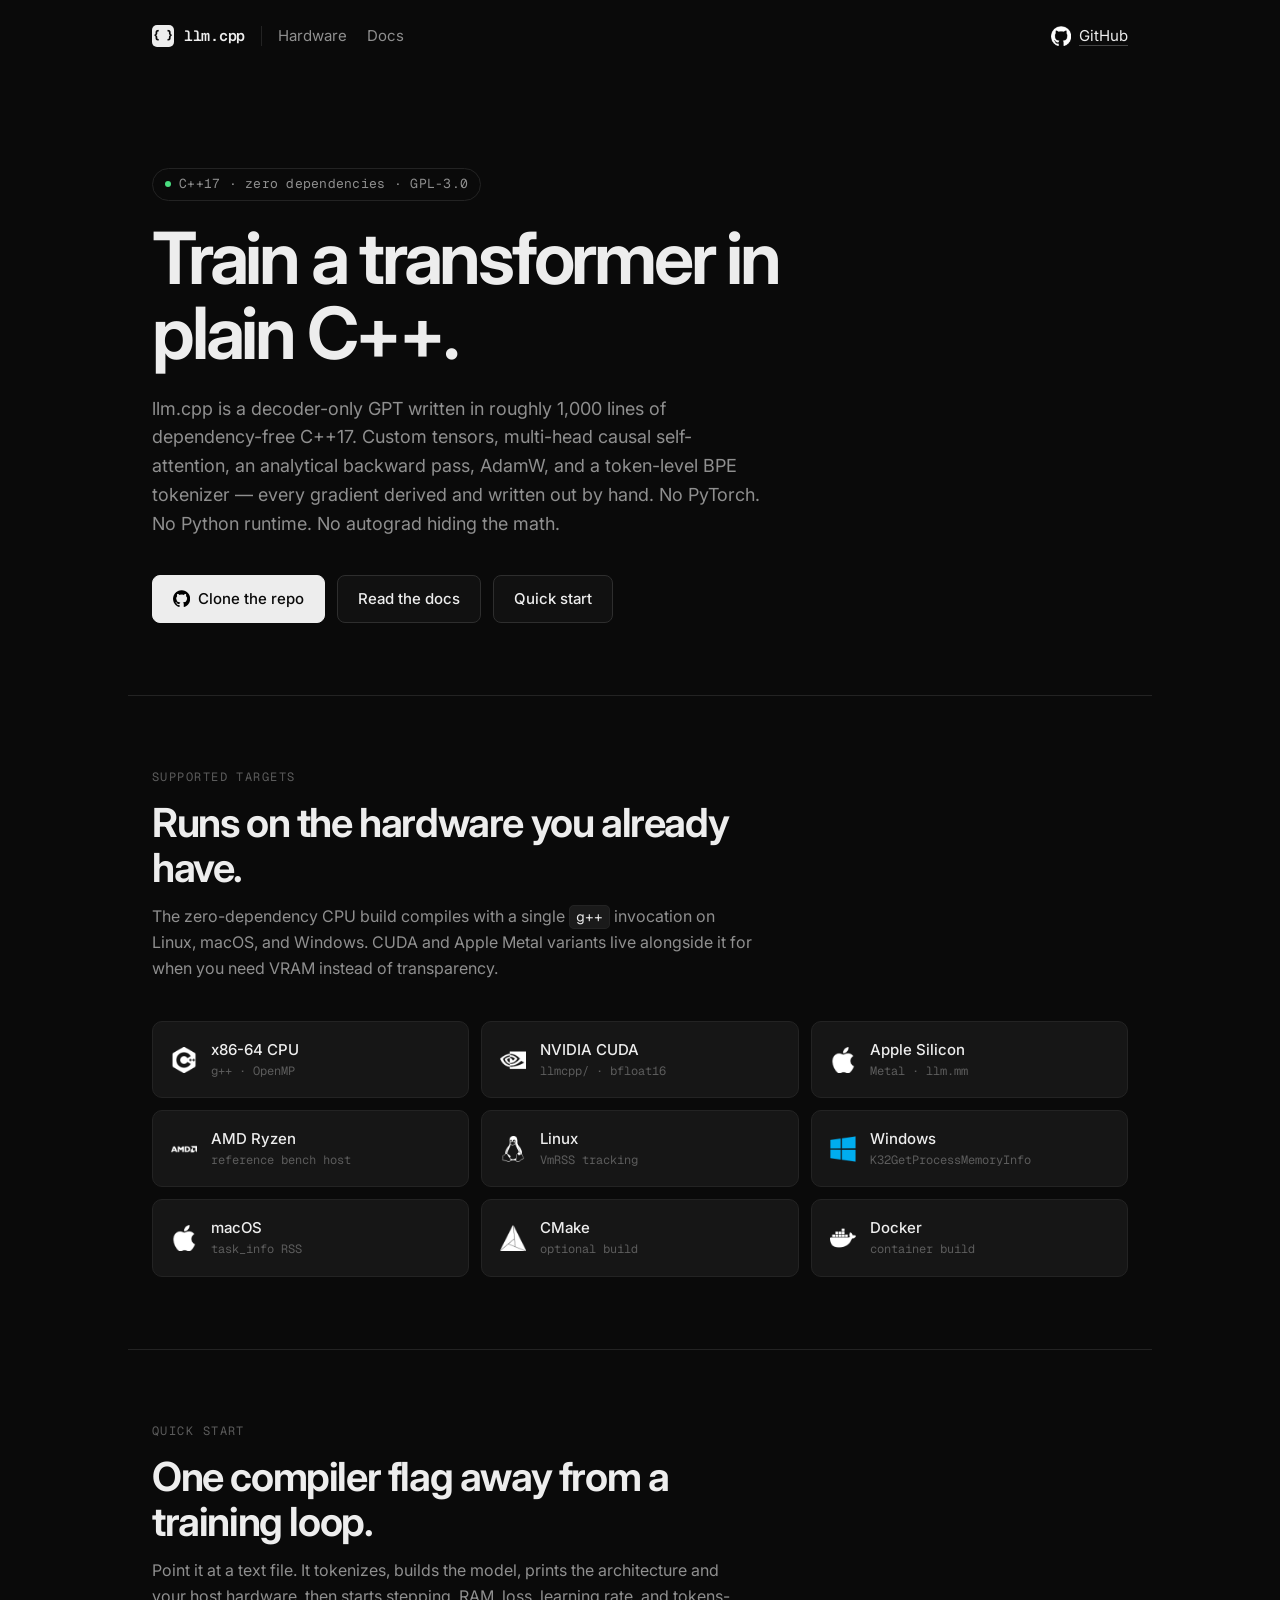
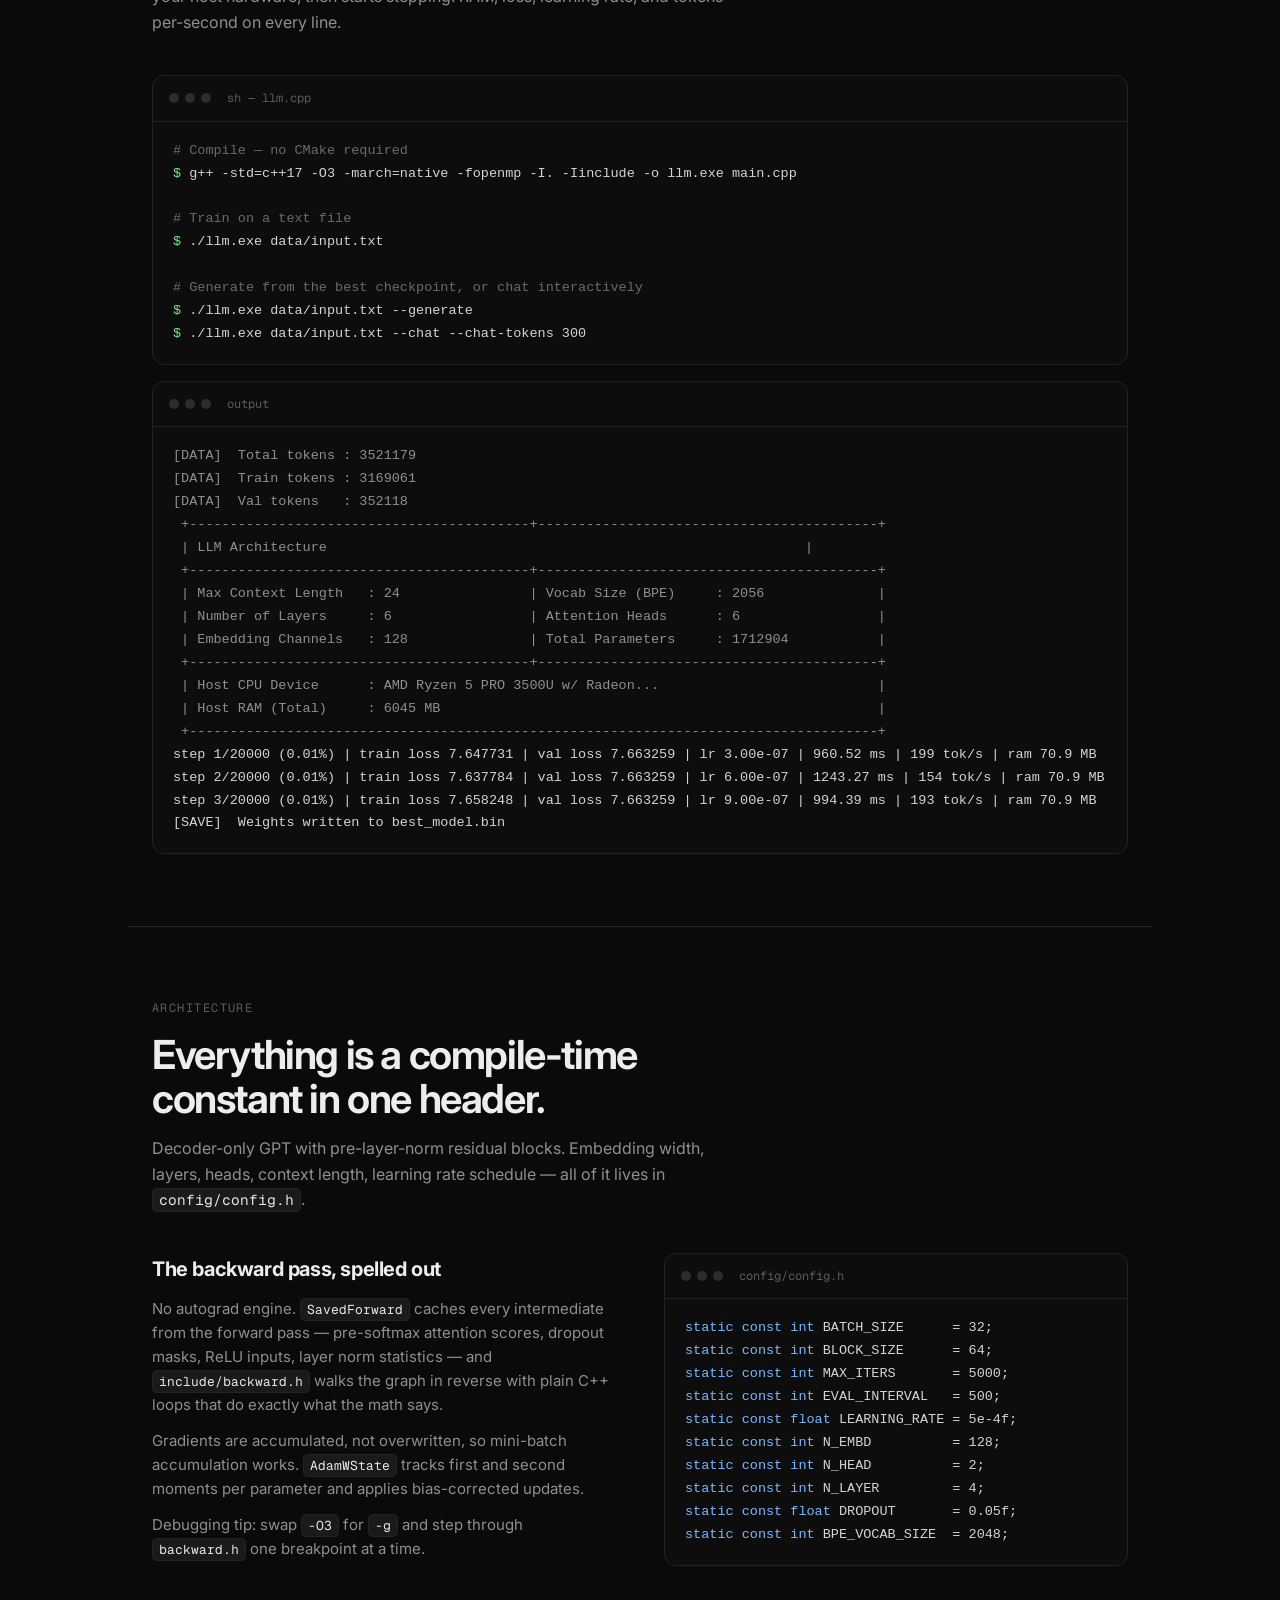
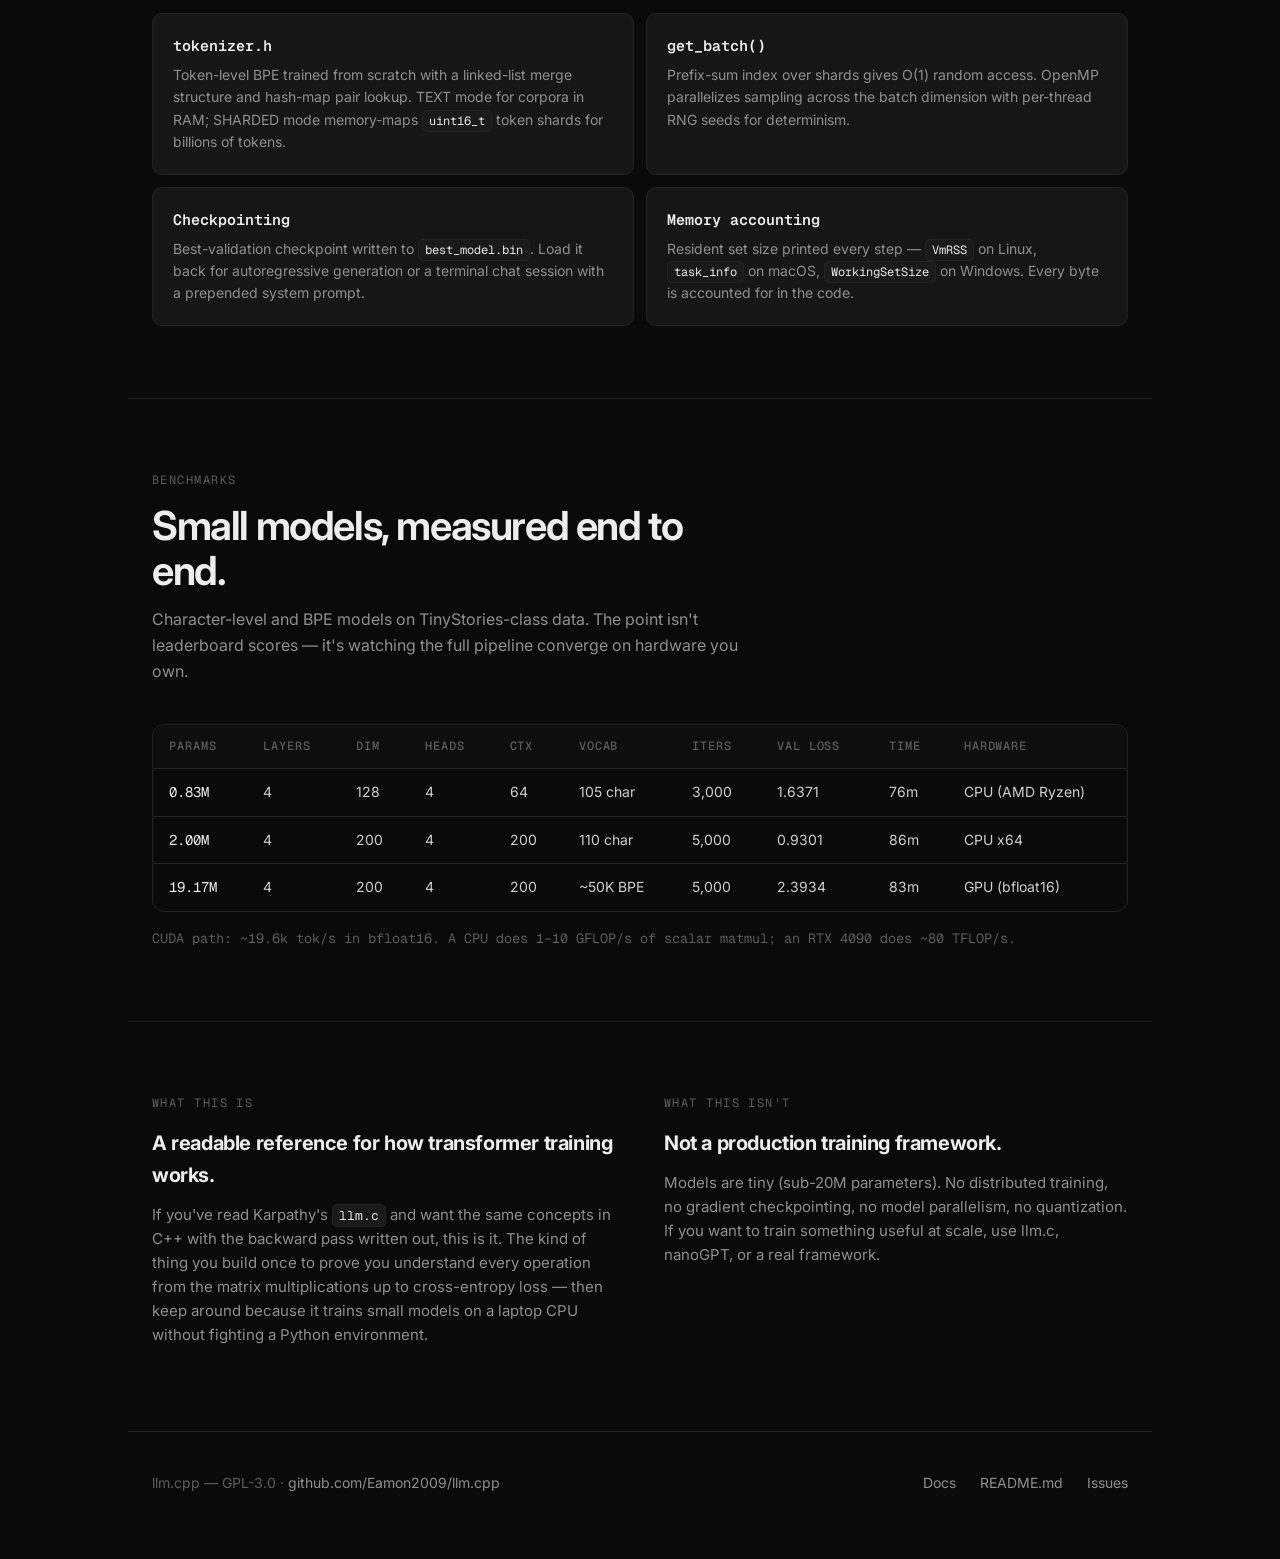
<file: index.html>
<!DOCTYPE html>
<html lang="en">
<head>
<meta charset="UTF-8" />
<meta name="viewport" content="width=device-width, initial-scale=1" />
<title>llm.cpp — LLM training in plain C++17</title>
<meta name="description" content="Decoder-only GPT training in ~1,000 lines of dependency-free C++17. Custom tensors, analytical backward pass, BPE tokenizer. CPU reference build, CUDA and Metal variants." />
<link rel="preconnect" href="https://fonts.googleapis.com" />
<link rel="preconnect" href="https://fonts.gstatic.com" crossorigin />
<link rel="stylesheet" href="https://fonts.googleapis.com/css2?family=Geist+Mono:wght@400;500;600&family=Inter:wght@400;500;600;650;700&display=swap" />
<link rel="stylesheet" href="assets/style.css" />
</head>
<body>

<header class="site-header">
  <nav class="nav-left">
    <a href="./" class="brand"><span class="mark">{ }</span>llm.cpp</a>
    <span class="nav-divider" aria-hidden="true"></span>
    <div class="nav-links">
      <a href="#hardware">Hardware</a>
      <a href="docs.html">Docs</a>
    </div>
  </nav>
  <a class="github-link" href="https://github.com/Eamon2009/llm.cpp" target="_blank" rel="noreferrer">
    <img src="assets/github.png" alt="GitHub" /><span>GitHub</span>
  </a>
</header>

<section class="hero">
  <span class="kicker"><span class="dot"></span>C++17 · zero dependencies · GPL-3.0</span>
  <h1>Train a transformer in plain C++.</h1>
  <p class="lede">
    llm.cpp is a decoder-only GPT written in roughly 1,000 lines of dependency-free C++17.
    Custom tensors, multi-head causal self-attention, an analytical backward pass, AdamW, and a
    token-level BPE tokenizer — every gradient derived and written out by hand. No PyTorch.
    No Python runtime. No autograd hiding the math.
  </p>
  <div class="hero-actions">
    <a class="btn primary" href="https://github.com/Eamon2009/llm.cpp" target="_blank" rel="noreferrer"><img src="assets/github.png" alt="" />Clone the repo</a>
    <a class="btn" href="docs.html">Read the docs</a>
    <a class="btn" href="#quickstart">Quick start</a>
  </div>
</section>

<section class="block" id="hardware">
  <div class="section-head">
    <span class="mono-tag">Supported targets</span>
    <h2>Runs on the hardware you already have.</h2>
    <p>The zero-dependency CPU build compiles with a single <code style="font-family:var(--mono);font-size:.9em">g++</code> invocation on Linux, macOS, and Windows. CUDA and Apple Metal variants live alongside it for when you need VRAM instead of transparency.</p>
  </div>
  <div class="hw-grid">
    <div class="hw-chip"><img src="assets/cplusplus.png" alt="C++" /><span>x86-64 CPU<small>g++ · OpenMP</small></span></div>
    <div class="hw-chip"><img src="assets/nvidia.png" alt="NVIDIA" /><span>NVIDIA CUDA<small>llmcpp/ · bfloat16</small></span></div>
    <div class="hw-chip"><img src="assets/apple.png" alt="Apple" /><span>Apple Silicon<small>Metal · llm.mm</small></span></div>
    <div class="hw-chip"><img src="assets/amd.png" alt="AMD" /><span>AMD Ryzen<small>reference bench host</small></span></div>
    <div class="hw-chip"><img src="assets/linux.png" alt="Linux" /><span>Linux<small>VmRSS tracking</small></span></div>
    <div class="hw-chip"><img src="assets/windows.png" alt="Windows" /><span>Windows<small>K32GetProcessMemoryInfo</small></span></div>
    <div class="hw-chip"><img src="assets/apple.png" alt="macOS" /><span>macOS<small>task_info RSS</small></span></div>
    <div class="hw-chip"><img src="assets/cmake.png" alt="CMake" /><span>CMake<small>optional build</small></span></div>
    <div class="hw-chip"><img src="assets/docker.png" alt="Docker" /><span>Docker<small>container build</small></span></div>
  </div>
</section>

<section class="block" id="quickstart">
  <div class="section-head">
    <span class="mono-tag">Quick start</span>
    <h2>One compiler flag away from a training loop.</h2>
    <p>Point it at a text file. It tokenizes, builds the model, prints the architecture and your host hardware, then starts stepping. RAM, loss, learning rate, and tokens-per-second on every line.</p>
  </div>

  <div class="term">
    <div class="term-bar"><span class="dots"><i></i><i></i><i></i></span>sh — llm.cpp</div>
<pre><span class="c"># Compile — no CMake required</span>
<span class="p">$</span> g++ -std=c++17 -O3 -march=native -fopenmp -I. -Iinclude -o llm.exe main.cpp

<span class="c"># Train on a text file</span>
<span class="p">$</span> ./llm.exe data/input.txt

<span class="c"># Generate from the best checkpoint, or chat interactively</span>
<span class="p">$</span> ./llm.exe data/input.txt --generate
<span class="p">$</span> ./llm.exe data/input.txt --chat --chat-tokens 300</pre>
  </div>

  <div style="height:16px"></div>

  <div class="term">
    <div class="term-bar"><span class="dots"><i></i><i></i><i></i></span>output</div>
<pre><span class="dim">[DATA]  Total tokens : 3521179
[DATA]  Train tokens : 3169061
[DATA]  Val tokens   : 352118
 +------------------------------------------+------------------------------------------+
 | LLM Architecture                                                           |
 +------------------------------------------+------------------------------------------+
 | Max Context Length   : 24                | Vocab Size (BPE)     : 2056              |
 | Number of Layers     : 6                 | Attention Heads      : 6                 |
 | Embedding Channels   : 128               | Total Parameters     : 1712904           |
 +------------------------------------------+------------------------------------------+
 | Host CPU Device      : AMD Ryzen 5 PRO 3500U w/ Radeon...                           |
 | Host RAM (Total)     : 6045 MB                                                      |
 +-------------------------------------------------------------------------------------+</span>
step 1/20000 (0.01%) | train loss 7.647731 | val loss 7.663259 | lr 3.00e-07 | 960.52 ms | 199 tok/s | ram 70.9 MB
step 2/20000 (0.01%) | train loss 7.637784 | val loss 7.663259 | lr 6.00e-07 | 1243.27 ms | 154 tok/s | ram 70.9 MB
step 3/20000 (0.01%) | train loss 7.658248 | val loss 7.663259 | lr 9.00e-07 | 994.39 ms | 193 tok/s | ram 70.9 MB
[SAVE]  Weights written to best_model.bin</pre>
  </div>
</section>

<section class="block">
  <div class="section-head">
    <span class="mono-tag">Architecture</span>
    <h2>Everything is a compile-time constant in one header.</h2>
    <p>Decoder-only GPT with pre-layer-norm residual blocks. Embedding width, layers, heads, context length, learning rate schedule — all of it lives in <code style="font-family:var(--mono);font-size:.9em">config/config.h</code>.</p>
  </div>

  <div class="cols">
    <div>
      <h3>The backward pass, spelled out</h3>
      <p>No autograd engine. <code>SavedForward</code> caches every intermediate from the forward pass — pre-softmax attention scores, dropout masks, ReLU inputs, layer norm statistics — and <code>include/backward.h</code> walks the graph in reverse with plain C++ loops that do exactly what the math says.</p>
      <p>Gradients are accumulated, not overwritten, so mini-batch accumulation works. <code>AdamWState</code> tracks first and second moments per parameter and applies bias-corrected updates.</p>
      <p>Debugging tip: swap <code>-O3</code> for <code>-g</code> and step through <code>backward.h</code> one breakpoint at a time.</p>
    </div>
    <div class="term">
      <div class="term-bar"><span class="dots"><i></i><i></i><i></i></span>config/config.h</div>
<pre><span class="k">static const int</span> BATCH_SIZE      = 32;
<span class="k">static const int</span> BLOCK_SIZE      = 64;
<span class="k">static const int</span> MAX_ITERS       = 5000;
<span class="k">static const int</span> EVAL_INTERVAL   = 500;
<span class="k">static const float</span> LEARNING_RATE = 5e-4f;
<span class="k">static const int</span> N_EMBD          = 128;
<span class="k">static const int</span> N_HEAD          = 2;
<span class="k">static const int</span> N_LAYER         = 4;
<span class="k">static const float</span> DROPOUT       = 0.05f;
<span class="k">static const int</span> BPE_VOCAB_SIZE  = 2048;</pre>
    </div>
  </div>

  <div style="height:40px"></div>

  <div class="features">
    <div class="feature"><h4>tokenizer.h</h4><p>Token-level BPE trained from scratch with a linked-list merge structure and hash-map pair lookup. TEXT mode for corpora in RAM; SHARDED mode memory-maps <code>uint16_t</code> token shards for billions of tokens.</p></div>
    <div class="feature"><h4>get_batch()</h4><p>Prefix-sum index over shards gives O(1) random access. OpenMP parallelizes sampling across the batch dimension with per-thread RNG seeds for determinism.</p></div>
    <div class="feature"><h4>Checkpointing</h4><p>Best-validation checkpoint written to <code>best_model.bin</code>. Load it back for autoregressive generation or a terminal chat session with a prepended system prompt.</p></div>
    <div class="feature"><h4>Memory accounting</h4><p>Resident set size printed every step — <code>VmRSS</code> on Linux, <code>task_info</code> on macOS, <code>WorkingSetSize</code> on Windows. Every byte is accounted for in the code.</p></div>
  </div>
</section>

<section class="block">
  <div class="section-head">
    <span class="mono-tag">Benchmarks</span>
    <h2>Small models, measured end to end.</h2>
    <p>Character-level and BPE models on TinyStories-class data. The point isn't leaderboard scores — it's watching the full pipeline converge on hardware you own.</p>
  </div>
  <div class="table-wrap">
    <table class="bench">
      <thead>
        <tr><th>Params</th><th>Layers</th><th>Dim</th><th>Heads</th><th>Ctx</th><th>Vocab</th><th>Iters</th><th>Val Loss</th><th>Time</th><th>Hardware</th></tr>
      </thead>
      <tbody>
        <tr><td>0.83M</td><td>4</td><td>128</td><td>4</td><td>64</td><td>105 char</td><td>3,000</td><td>1.6371</td><td>76m</td><td>CPU (AMD Ryzen)</td></tr>
        <tr><td>2.00M</td><td>4</td><td>200</td><td>4</td><td>200</td><td>110 char</td><td>5,000</td><td>0.9301</td><td>86m</td><td>CPU x64</td></tr>
        <tr><td>19.17M</td><td>4</td><td>200</td><td>4</td><td>200</td><td>~50K BPE</td><td>5,000</td><td>2.3934</td><td>83m</td><td>GPU (bfloat16)</td></tr>
      </tbody>
    </table>
  </div>
  <p style="margin-top:16px;color:var(--text-faint);font-size:13.5px;font-family:var(--mono)">CUDA path: ~19.6k tok/s in bfloat16. A CPU does 1–10 GFLOP/s of scalar matmul; an RTX 4090 does ~80 TFLOP/s.</p>
</section>

<section class="block">
  <div class="cols">
    <div>
      <span class="mono-tag">What this is</span>
      <h3>A readable reference for how transformer training works.</h3>
      <p>If you've read Karpathy's <code>llm.c</code> and want the same concepts in C++ with the backward pass written out, this is it. The kind of thing you build once to prove you understand every operation from the matrix multiplications up to cross-entropy loss — then keep around because it trains small models on a laptop CPU without fighting a Python environment.</p>
    </div>
    <div>
      <span class="mono-tag">What this isn't</span>
      <h3>Not a production training framework.</h3>
      <p>Models are tiny (sub-20M parameters). No distributed training, no gradient checkpointing, no model parallelism, no quantization. If you want to train something useful at scale, use llm.c, nanoGPT, or a real framework.</p>
    </div>
  </div>
</section>

<footer>
  <span>llm.cpp — GPL-3.0 · <a href="https://github.com/Eamon2009/llm.cpp" target="_blank" rel="noreferrer">github.com/Eamon2009/llm.cpp</a></span>
  <div class="foot-links">
    <a href="docs.html">Docs</a>
    <a href="README.md">README.md</a>
    <a href="https://github.com/Eamon2009/llm.cpp/issues" target="_blank" rel="noreferrer">Issues</a>
  </div>
</footer>

</body>
</html>
</file>
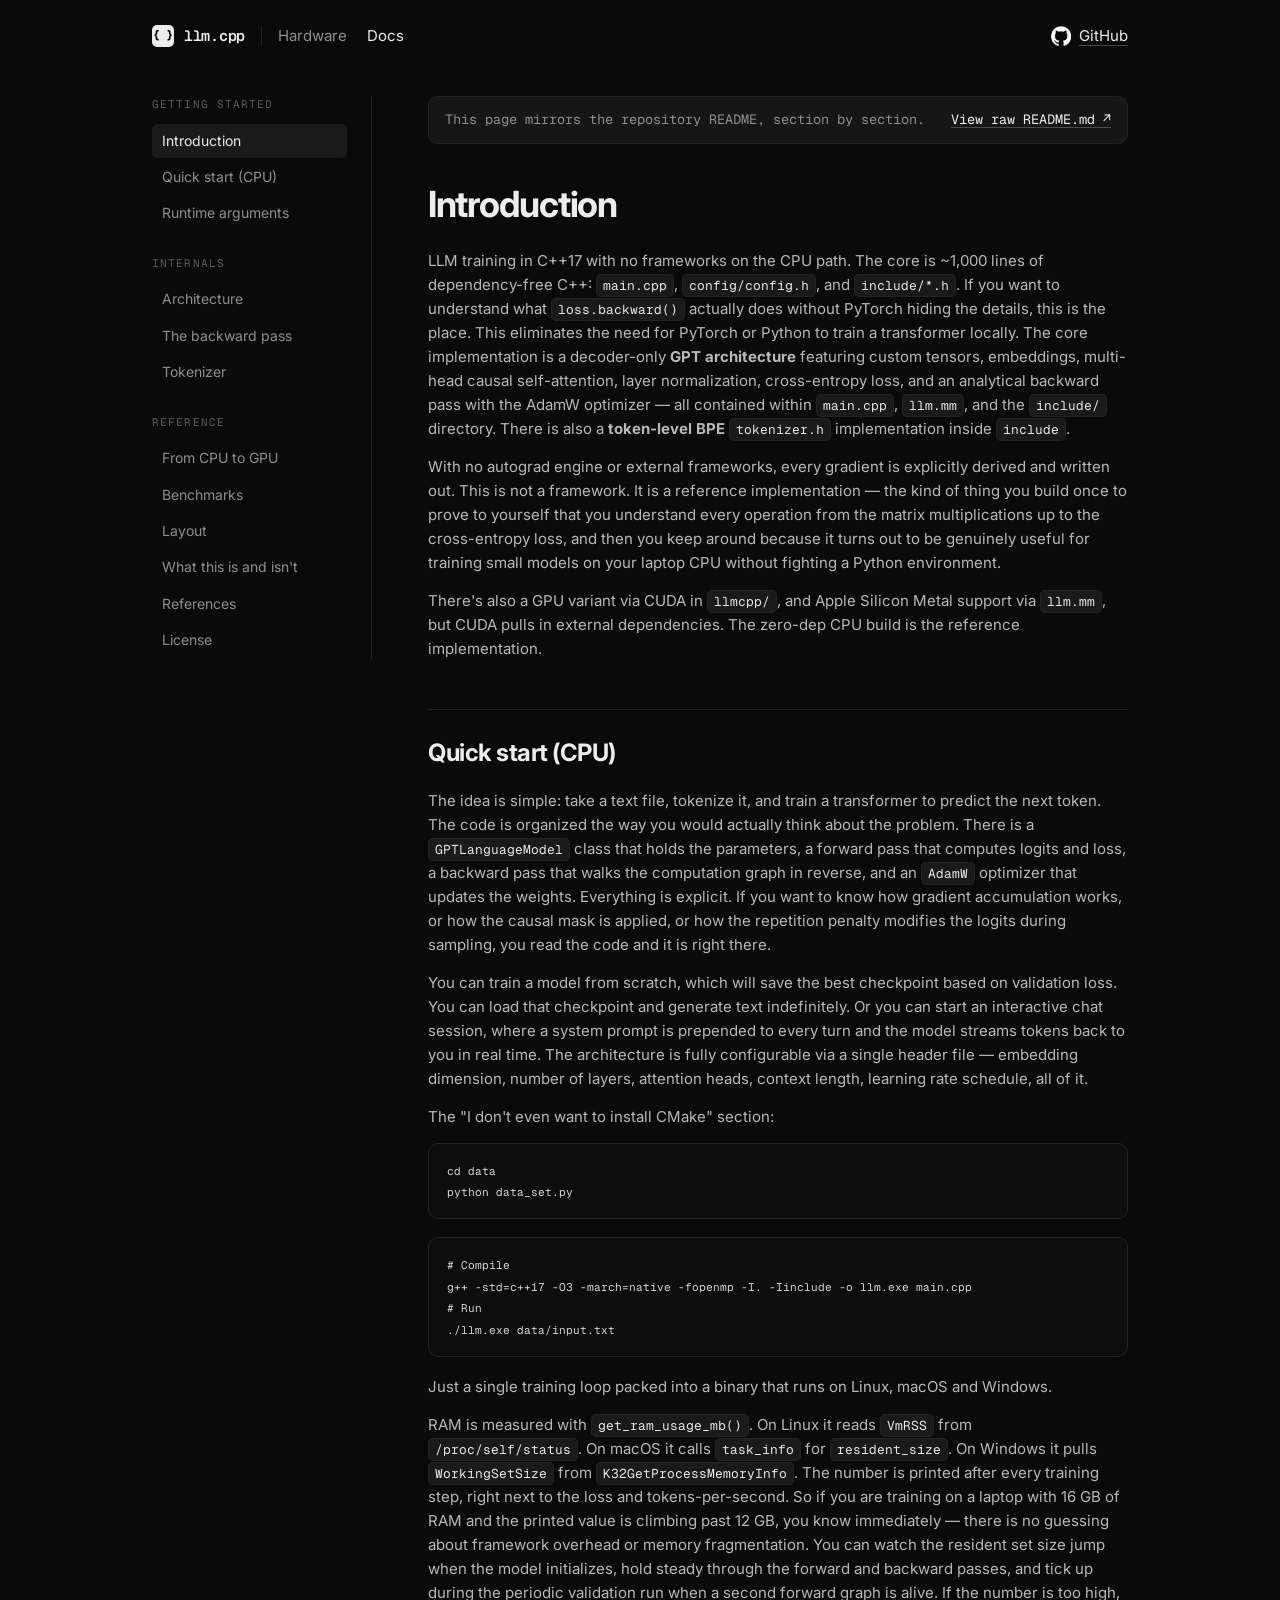
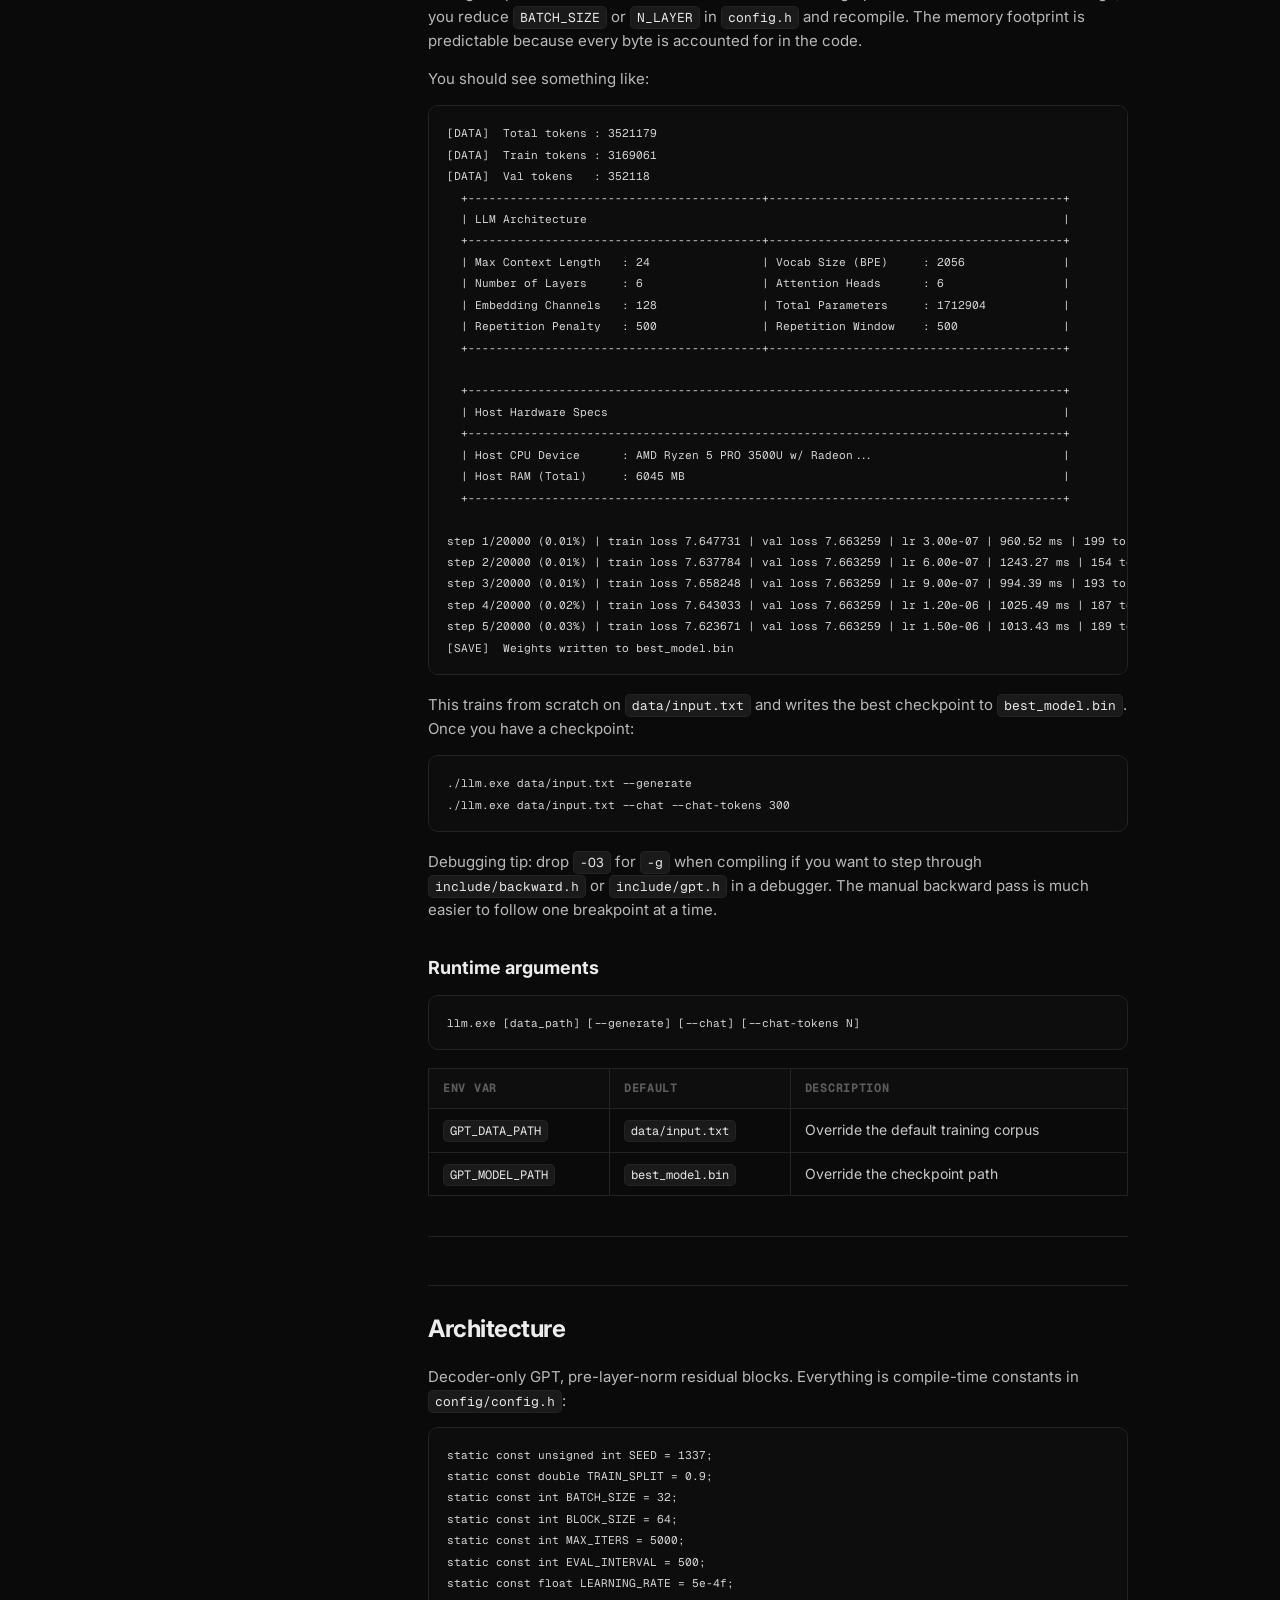
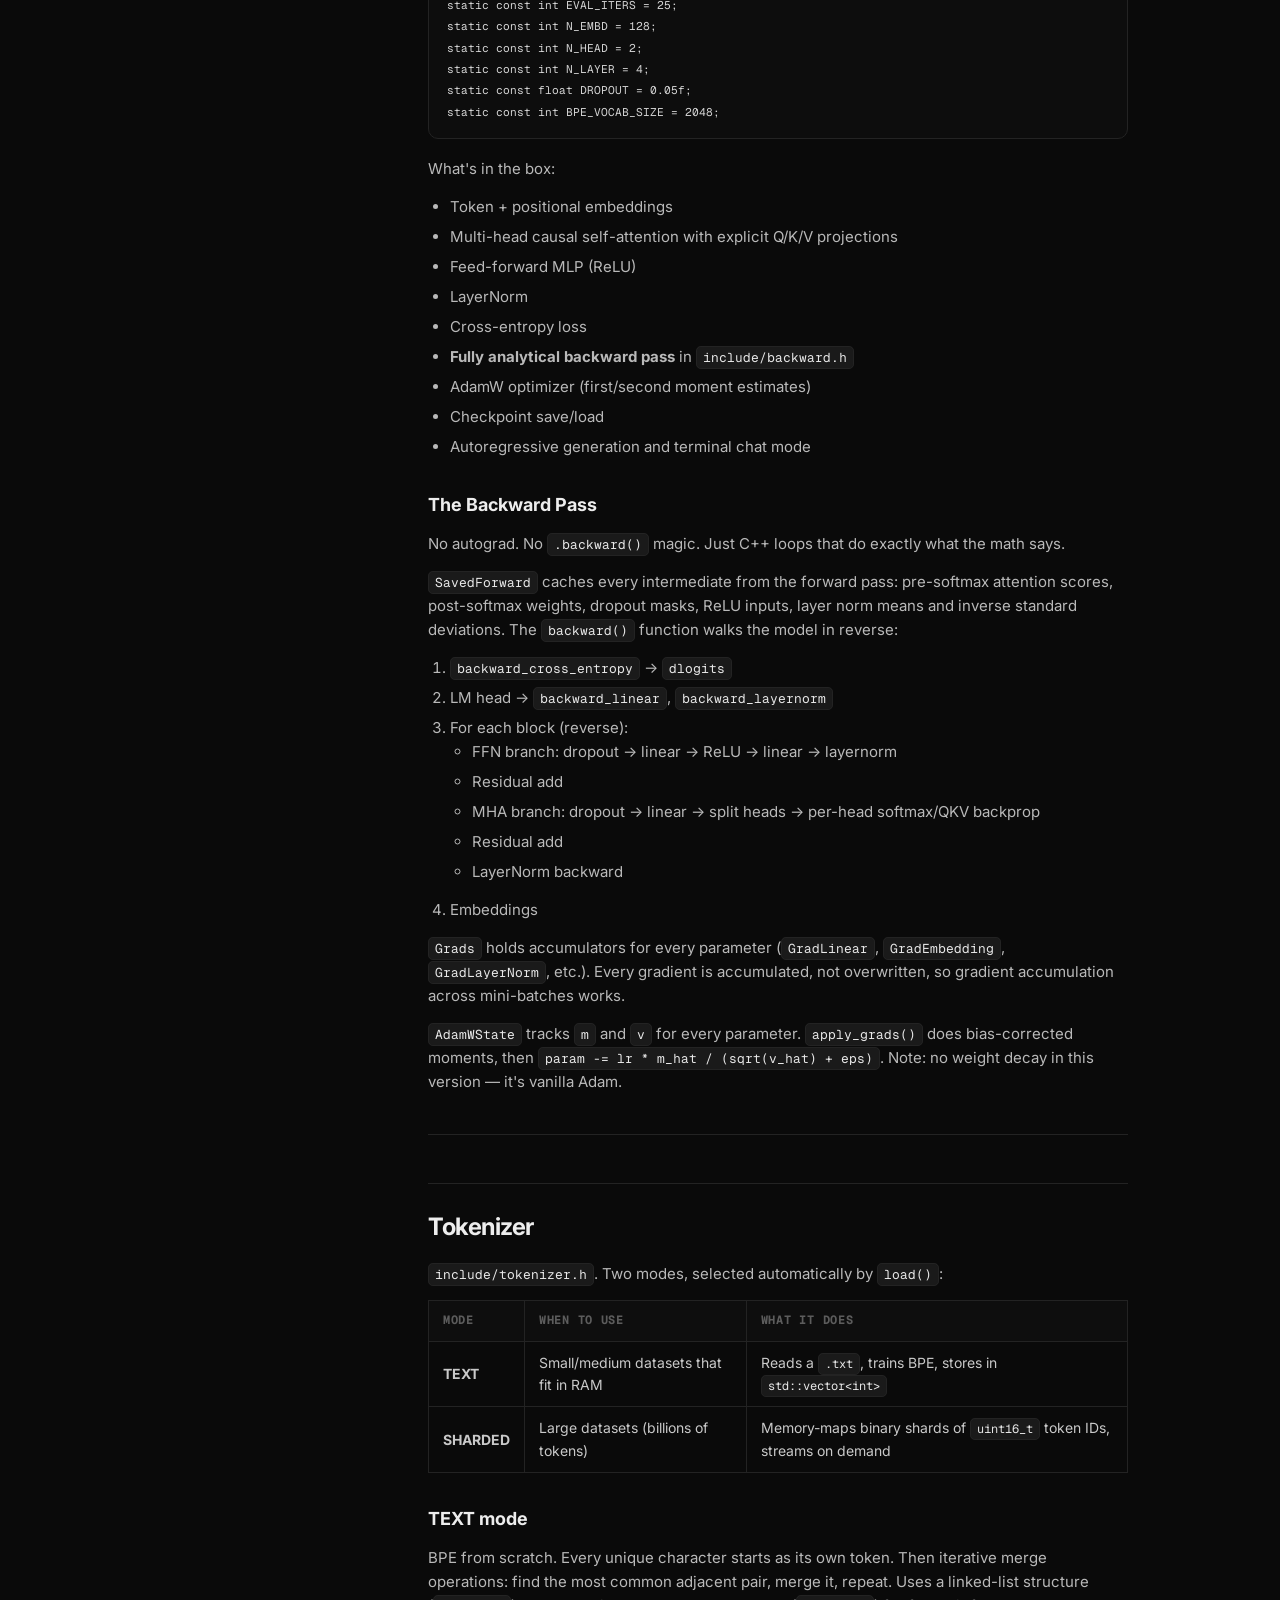
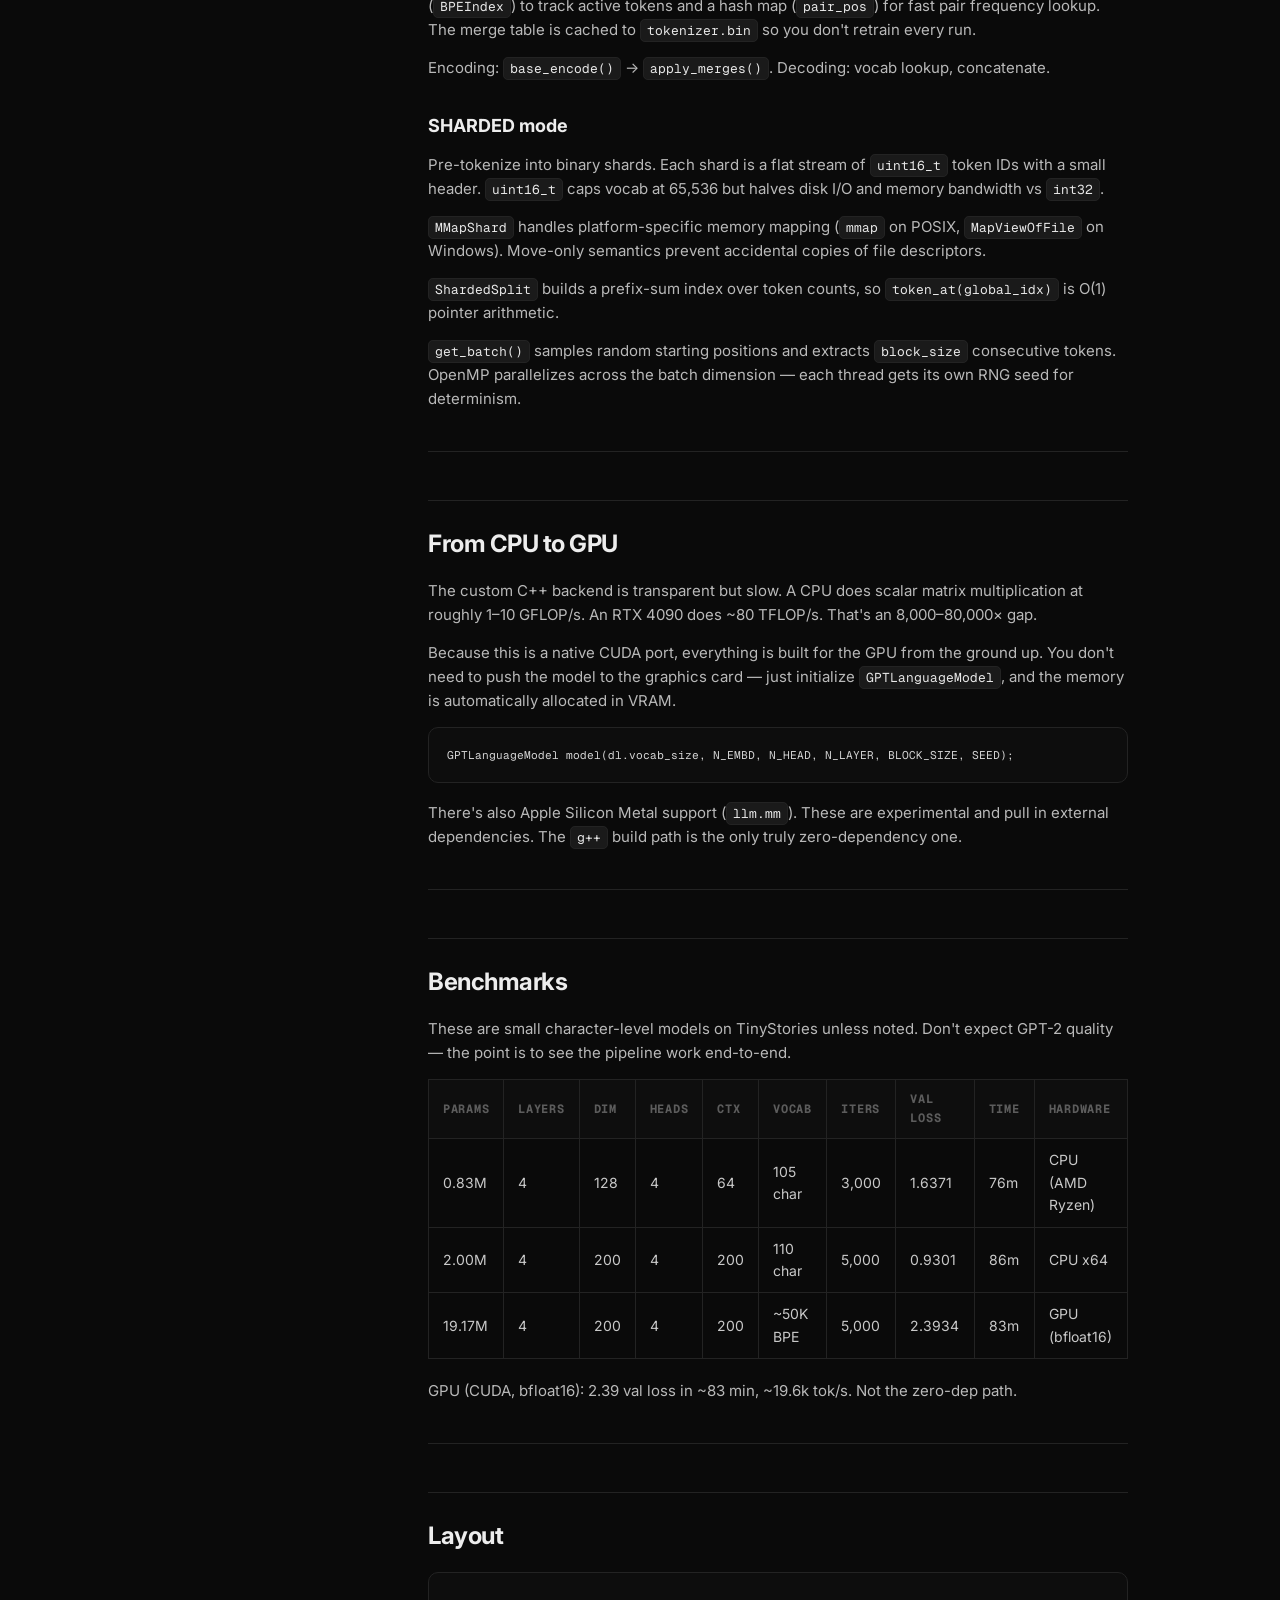
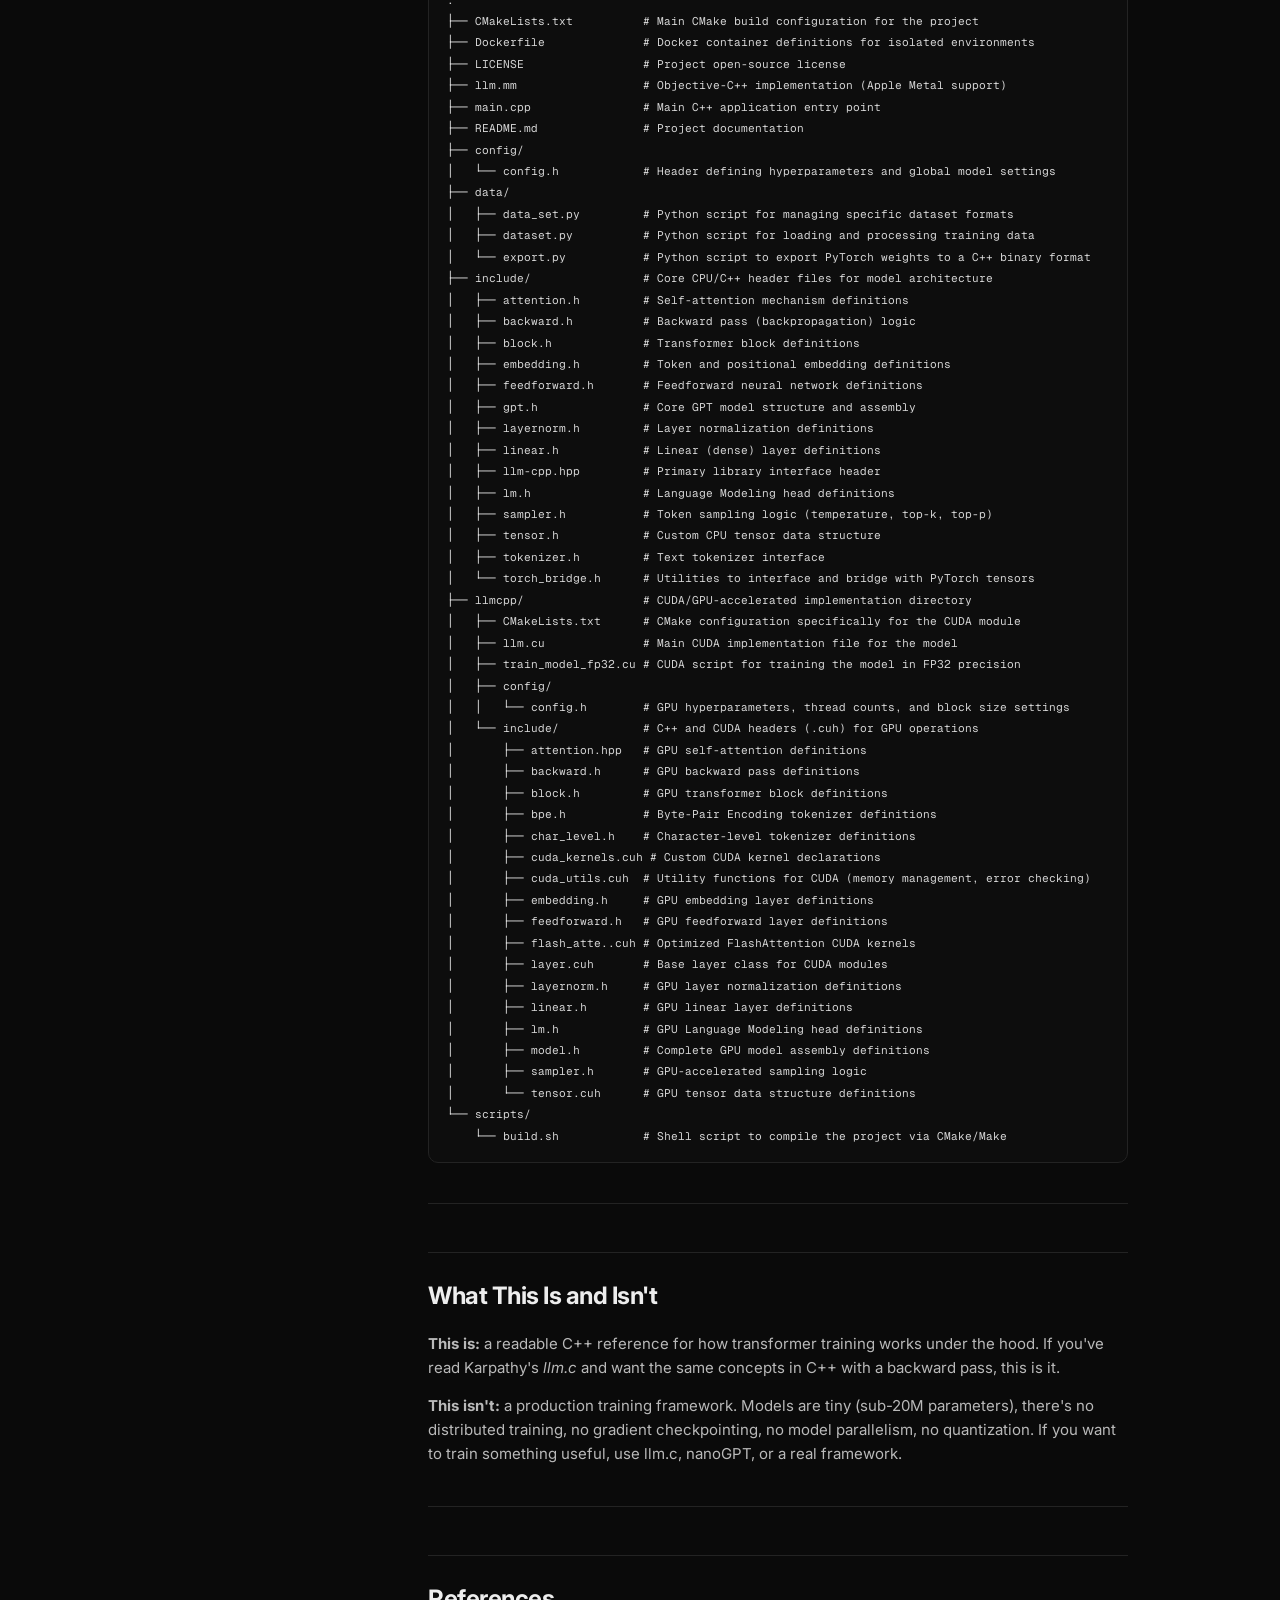
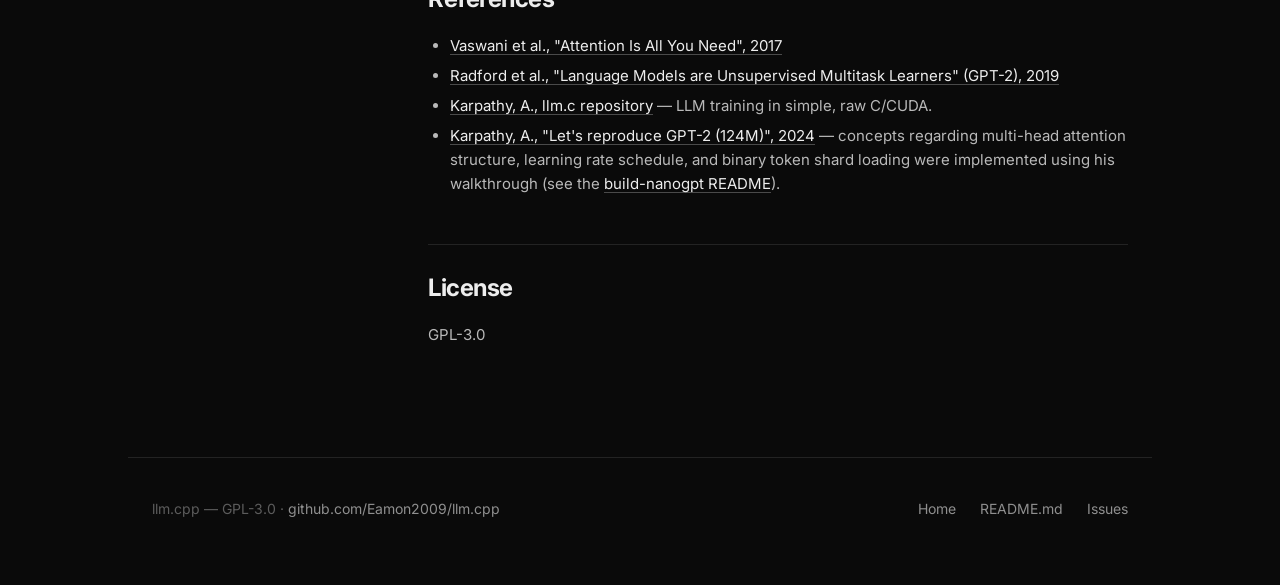
<file: docs.html>
<!DOCTYPE html>
<html lang="en">
<head>
<meta charset="UTF-8" />
<meta name="viewport" content="width=device-width, initial-scale=1" />
<title>Docs — llm.cpp</title>
<meta name="description" content="Documentation for llm.cpp — quick start, architecture, backward pass, tokenizer, GPU path, benchmarks." />
<link rel="preconnect" href="https://fonts.googleapis.com" />
<link rel="preconnect" href="https://fonts.gstatic.com" crossorigin />
<link rel="stylesheet" href="https://fonts.googleapis.com/css2?family=Geist+Mono:wght@400;500;600&family=Inter:wght@400;500;600;650;700&display=swap" />
<link rel="stylesheet" href="assets/style.css" />
</head>
<body>

<header class="site-header">
  <nav class="nav-left">
    <a href="./" class="brand"><span class="mark">{ }</span>llm.cpp</a>
    <span class="nav-divider" aria-hidden="true"></span>
    <div class="nav-links">
      <a href="./index.html#hardware">Hardware</a>
      <a href="docs.html" class="active">Docs</a>
    </div>
  </nav>
  <a class="github-link" href="https://github.com/Eamon2009/llm.cpp" target="_blank" rel="noreferrer">
    <img src="assets/github.png" alt="GitHub" /><span>GitHub</span>
  </a>
</header>

<div class="docs-wrap">

  <aside class="docs-nav">
    <div class="nav-group-label">Getting started</div>
    <ul>
      <li><a href="#introduction">Introduction</a></li>
      <li><a href="#quick-start">Quick start (CPU)</a></li>
      <li><a href="#runtime-arguments">Runtime arguments</a></li>
    </ul>
    <div class="nav-group-label" style="margin-top:24px">Internals</div>
    <ul>
      <li><a href="#architecture">Architecture</a></li>
      <li><a href="#backward-pass">The backward pass</a></li>
      <li><a href="#tokenizer">Tokenizer</a></li>
    </ul>
    <div class="nav-group-label" style="margin-top:24px">Reference</div>
    <ul>
      <li><a href="#gpu">From CPU to GPU</a></li>
      <li><a href="#benchmarks">Benchmarks</a></li>
      <li><a href="#layout">Layout</a></li>
      <li><a href="#scope">What this is and isn't</a></li>
      <li><a href="#references">References</a></li>
      <li><a href="#license">License</a></li>
    </ul>
  </aside>

  <main class="docs-content">

    <div class="docs-banner">
      <span>This page mirrors the repository README, section by section.</span>
      <a href="README.md">View raw README.md ↗</a>
    </div>

    <h1 id="introduction">Introduction</h1>
    <p>LLM training in C++17 with no frameworks on the CPU path. The core is ~1,000 lines of dependency-free C++: <code>main.cpp</code>, <code>config/config.h</code>, and <code>include/*.h</code>. If you want to understand what <code>loss.backward()</code> actually does without PyTorch hiding the details, this is the place. This eliminates the need for PyTorch or Python to train a transformer locally. The core implementation is a decoder-only <strong>GPT architecture</strong> featuring custom tensors, embeddings, multi-head causal self-attention, layer normalization, cross-entropy loss, and an analytical backward pass with the AdamW optimizer — all contained within <code>main.cpp</code>, <code>llm.mm</code>, and the <code>include/</code> directory. There is also a <strong>token-level BPE</strong> <code>tokenizer.h</code> implementation inside <code>include</code>.</p>
    <p>With no autograd engine or external frameworks, every gradient is explicitly derived and written out. This is not a framework. It is a reference implementation — the kind of thing you build once to prove to yourself that you understand every operation from the matrix multiplications up to the cross-entropy loss, and then you keep around because it turns out to be genuinely useful for training small models on your laptop CPU without fighting a Python environment.</p>
    <p>There's also a GPU variant via CUDA in <code>llmcpp/</code>, and Apple Silicon Metal support via <code>llm.mm</code>, but CUDA pulls in external dependencies. The zero-dep CPU build is the reference implementation.</p>

    <h2 id="quick-start">Quick start (CPU)</h2>
    <p>The idea is simple: take a text file, tokenize it, and train a transformer to predict the next token. The code is organized the way you would actually think about the problem. There is a <code>GPTLanguageModel</code> class that holds the parameters, a forward pass that computes logits and loss, a backward pass that walks the computation graph in reverse, and an <code>AdamW</code> optimizer that updates the weights. Everything is explicit. If you want to know how gradient accumulation works, or how the causal mask is applied, or how the repetition penalty modifies the logits during sampling, you read the code and it is right there.</p>
    <p>You can train a model from scratch, which will save the best checkpoint based on validation loss. You can load that checkpoint and generate text indefinitely. Or you can start an interactive chat session, where a system prompt is prepended to every turn and the model streams tokens back to you in real time. The architecture is fully configurable via a single header file — embedding dimension, number of layers, attention heads, context length, learning rate schedule, all of it.</p>
    <p>The "I don't even want to install CMake" section:</p>
    <pre><code>cd data
python data_set.py</code></pre>
    <pre><code># Compile
g++ -std=c++17 -O3 -march=native -fopenmp -I. -Iinclude -o llm.exe main.cpp
# Run
./llm.exe data/input.txt</code></pre>
    <p>Just a single training loop packed into a binary that runs on Linux, macOS and Windows.</p>
    <p>RAM is measured with <code>get_ram_usage_mb()</code>. On Linux it reads <code>VmRSS</code> from <code>/proc/self/status</code>. On macOS it calls <code>task_info</code> for <code>resident_size</code>. On Windows it pulls <code>WorkingSetSize</code> from <code>K32GetProcessMemoryInfo</code>. The number is printed after every training step, right next to the loss and tokens-per-second. So if you are training on a laptop with 16 GB of RAM and the printed value is climbing past 12 GB, you know immediately — there is no guessing about framework overhead or memory fragmentation. You can watch the resident set size jump when the model initializes, hold steady through the forward and backward passes, and tick up during the periodic validation run when a second forward graph is alive. If the number is too high, you reduce <code>BATCH_SIZE</code> or <code>N_LAYER</code> in <code>config.h</code> and recompile. The memory footprint is predictable because every byte is accounted for in the code.</p>
    <p>You should see something like:</p>
    <pre><code>[DATA]  Total tokens : 3521179
[DATA]  Train tokens : 3169061
[DATA]  Val tokens   : 352118
  +------------------------------------------+------------------------------------------+
  | LLM Architecture                                                                    |
  +------------------------------------------+------------------------------------------+
  | Max Context Length   : 24                | Vocab Size (BPE)     : 2056              |
  | Number of Layers     : 6                 | Attention Heads      : 6                 |
  | Embedding Channels   : 128               | Total Parameters     : 1712904           |
  | Repetition Penalty   : 500               | Repetition Window    : 500               |
  +------------------------------------------+------------------------------------------+

  +-------------------------------------------------------------------------------------+
  | Host Hardware Specs                                                                 |
  +-------------------------------------------------------------------------------------+
  | Host CPU Device      : AMD Ryzen 5 PRO 3500U w/ Radeon...                           |
  | Host RAM (Total)     : 6045 MB                                                      |
  +-------------------------------------------------------------------------------------+

step 1/20000 (0.01%) | train loss 7.647731 | val loss 7.663259 | lr 3.00e-07 | 960.52 ms | 199 tok/s | ram 70.9 MB
step 2/20000 (0.01%) | train loss 7.637784 | val loss 7.663259 | lr 6.00e-07 | 1243.27 ms | 154 tok/s | ram 70.9 MB
step 3/20000 (0.01%) | train loss 7.658248 | val loss 7.663259 | lr 9.00e-07 | 994.39 ms | 193 tok/s | ram 70.9 MB
step 4/20000 (0.02%) | train loss 7.643033 | val loss 7.663259 | lr 1.20e-06 | 1025.49 ms | 187 tok/s | ram 70.9 MB
step 5/20000 (0.03%) | train loss 7.623671 | val loss 7.663259 | lr 1.50e-06 | 1013.43 ms | 189 tok/s | ram 71.0 MB
[SAVE]  Weights written to best_model.bin</code></pre>
    <p>This trains from scratch on <code>data/input.txt</code> and writes the best checkpoint to <code>best_model.bin</code>. Once you have a checkpoint:</p>
    <pre><code>./llm.exe data/input.txt --generate
./llm.exe data/input.txt --chat --chat-tokens 300</code></pre>
    <p>Debugging tip: drop <code>-O3</code> for <code>-g</code> when compiling if you want to step through <code>include/backward.h</code> or <code>include/gpt.h</code> in a debugger. The manual backward pass is much easier to follow one breakpoint at a time.</p>

    <h3 id="runtime-arguments">Runtime arguments</h3>
    <pre><code>llm.exe [data_path] [--generate] [--chat] [--chat-tokens N]</code></pre>
    <table>
      <thead><tr><th>Env var</th><th>Default</th><th>Description</th></tr></thead>
      <tbody>
        <tr><td><code>GPT_DATA_PATH</code></td><td><code>data/input.txt</code></td><td>Override the default training corpus</td></tr>
        <tr><td><code>GPT_MODEL_PATH</code></td><td><code>best_model.bin</code></td><td>Override the checkpoint path</td></tr>
      </tbody>
    </table>

    <hr />

    <h2 id="architecture">Architecture</h2>
    <p>Decoder-only GPT, pre-layer-norm residual blocks. Everything is compile-time constants in <code>config/config.h</code>:</p>
    <pre><code>static const unsigned int SEED = 1337;
static const double TRAIN_SPLIT = 0.9;
static const int BATCH_SIZE = 32;
static const int BLOCK_SIZE = 64;
static const int MAX_ITERS = 5000;
static const int EVAL_INTERVAL = 500;
static const float LEARNING_RATE = 5e-4f;
static const int EVAL_ITERS = 25;
static const int N_EMBD = 128;
static const int N_HEAD = 2;
static const int N_LAYER = 4;
static const float DROPOUT = 0.05f;
static const int BPE_VOCAB_SIZE = 2048;</code></pre>
    <p>What's in the box:</p>
    <ul>
      <li>Token + positional embeddings</li>
      <li>Multi-head causal self-attention with explicit Q/K/V projections</li>
      <li>Feed-forward MLP (ReLU)</li>
      <li>LayerNorm</li>
      <li>Cross-entropy loss</li>
      <li><strong>Fully analytical backward pass</strong> in <code>include/backward.h</code></li>
      <li>AdamW optimizer (first/second moment estimates)</li>
      <li>Checkpoint save/load</li>
      <li>Autoregressive generation and terminal chat mode</li>
    </ul>

    <h3 id="backward-pass">The Backward Pass</h3>
    <p>No autograd. No <code>.backward()</code> magic. Just C++ loops that do exactly what the math says.</p>
    <p><code>SavedForward</code> caches every intermediate from the forward pass: pre-softmax attention scores, post-softmax weights, dropout masks, ReLU inputs, layer norm means and inverse standard deviations. The <code>backward()</code> function walks the model in reverse:</p>
    <ol>
      <li><code>backward_cross_entropy</code> → <code>dlogits</code></li>
      <li>LM head → <code>backward_linear</code>, <code>backward_layernorm</code></li>
      <li>For each block (reverse):
        <ul>
          <li>FFN branch: dropout → linear → ReLU → linear → layernorm</li>
          <li>Residual add</li>
          <li>MHA branch: dropout → linear → split heads → per-head softmax/QKV backprop</li>
          <li>Residual add</li>
          <li>LayerNorm backward</li>
        </ul>
      </li>
      <li>Embeddings</li>
    </ol>
    <p><code>Grads</code> holds accumulators for every parameter (<code>GradLinear</code>, <code>GradEmbedding</code>, <code>GradLayerNorm</code>, etc.). Every gradient is accumulated, not overwritten, so gradient accumulation across mini-batches works.</p>
    <p><code>AdamWState</code> tracks <code>m</code> and <code>v</code> for every parameter. <code>apply_grads()</code> does bias-corrected moments, then <code>param -= lr * m_hat / (sqrt(v_hat) + eps)</code>. Note: no weight decay in this version — it's vanilla Adam.</p>

    <hr />

    <h2 id="tokenizer">Tokenizer</h2>
    <p><code>include/tokenizer.h</code>. Two modes, selected automatically by <code>load()</code>:</p>
    <table>
      <thead><tr><th>Mode</th><th>When to use</th><th>What it does</th></tr></thead>
      <tbody>
        <tr><td><strong>TEXT</strong></td><td>Small/medium datasets that fit in RAM</td><td>Reads a <code>.txt</code>, trains BPE, stores in <code>std::vector&lt;int&gt;</code></td></tr>
        <tr><td><strong>SHARDED</strong></td><td>Large datasets (billions of tokens)</td><td>Memory-maps binary shards of <code>uint16_t</code> token IDs, streams on demand</td></tr>
      </tbody>
    </table>

    <h3>TEXT mode</h3>
    <p>BPE from scratch. Every unique character starts as its own token. Then iterative merge operations: find the most common adjacent pair, merge it, repeat. Uses a linked-list structure (<code>BPEIndex</code>) to track active tokens and a hash map (<code>pair_pos</code>) for fast pair frequency lookup. The merge table is cached to <code>tokenizer.bin</code> so you don't retrain every run.</p>
    <p>Encoding: <code>base_encode()</code> → <code>apply_merges()</code>. Decoding: vocab lookup, concatenate.</p>

    <h3>SHARDED mode</h3>
    <p>Pre-tokenize into binary shards. Each shard is a flat stream of <code>uint16_t</code> token IDs with a small header. <code>uint16_t</code> caps vocab at 65,536 but halves disk I/O and memory bandwidth vs <code>int32</code>.</p>
    <p><code>MMapShard</code> handles platform-specific memory mapping (<code>mmap</code> on POSIX, <code>MapViewOfFile</code> on Windows). Move-only semantics prevent accidental copies of file descriptors.</p>
    <p><code>ShardedSplit</code> builds a prefix-sum index over token counts, so <code>token_at(global_idx)</code> is O(1) pointer arithmetic.</p>
    <p><code>get_batch()</code> samples random starting positions and extracts <code>block_size</code> consecutive tokens. OpenMP parallelizes across the batch dimension — each thread gets its own RNG seed for determinism.</p>

    <hr />

    <h2 id="gpu">From CPU to GPU</h2>
    <p>The custom C++ backend is transparent but slow. A CPU does scalar matrix multiplication at roughly 1–10 GFLOP/s. An RTX 4090 does ~80 TFLOP/s. That's an 8,000–80,000× gap.</p>
    <p>Because this is a native CUDA port, everything is built for the GPU from the ground up. You don't need to push the model to the graphics card — just initialize <code>GPTLanguageModel</code>, and the memory is automatically allocated in VRAM.</p>
    <pre><code>GPTLanguageModel model(dl.vocab_size, N_EMBD, N_HEAD, N_LAYER, BLOCK_SIZE, SEED);</code></pre>
    <p>There's also Apple Silicon Metal support (<code>llm.mm</code>). These are experimental and pull in external dependencies. The <code>g++</code> build path is the only truly zero-dependency one.</p>

    <hr />

    <h2 id="benchmarks">Benchmarks</h2>
    <p>These are small character-level models on TinyStories unless noted. Don't expect GPT-2 quality — the point is to see the pipeline work end-to-end.</p>
    <table>
      <thead><tr><th>Params</th><th>Layers</th><th>Dim</th><th>Heads</th><th>Ctx</th><th>Vocab</th><th>Iters</th><th>Val Loss</th><th>Time</th><th>Hardware</th></tr></thead>
      <tbody>
        <tr><td>0.83M</td><td>4</td><td>128</td><td>4</td><td>64</td><td>105 char</td><td>3,000</td><td>1.6371</td><td>76m</td><td>CPU (AMD Ryzen)</td></tr>
        <tr><td>2.00M</td><td>4</td><td>200</td><td>4</td><td>200</td><td>110 char</td><td>5,000</td><td>0.9301</td><td>86m</td><td>CPU x64</td></tr>
        <tr><td>19.17M</td><td>4</td><td>200</td><td>4</td><td>200</td><td>~50K BPE</td><td>5,000</td><td>2.3934</td><td>83m</td><td>GPU (bfloat16)</td></tr>
      </tbody>
    </table>
    <p>GPU (CUDA, bfloat16): 2.39 val loss in ~83 min, ~19.6k tok/s. Not the zero-dep path.</p>

    <hr />

    <h2 id="layout">Layout</h2>
    <pre><code>.
├── CMakeLists.txt          # Main CMake build configuration for the project
├── Dockerfile              # Docker container definitions for isolated environments
├── LICENSE                 # Project open-source license
├── llm.mm                  # Objective-C++ implementation (Apple Metal support)
├── main.cpp                # Main C++ application entry point
├── README.md               # Project documentation
├── config/
│   └── config.h            # Header defining hyperparameters and global model settings
├── data/
│   ├── data_set.py         # Python script for managing specific dataset formats
│   ├── dataset.py          # Python script for loading and processing training data
│   └── export.py           # Python script to export PyTorch weights to a C++ binary format
├── include/                # Core CPU/C++ header files for model architecture
│   ├── attention.h         # Self-attention mechanism definitions
│   ├── backward.h          # Backward pass (backpropagation) logic
│   ├── block.h             # Transformer block definitions
│   ├── embedding.h         # Token and positional embedding definitions
│   ├── feedforward.h       # Feedforward neural network definitions
│   ├── gpt.h               # Core GPT model structure and assembly
│   ├── layernorm.h         # Layer normalization definitions
│   ├── linear.h            # Linear (dense) layer definitions
│   ├── llm-cpp.hpp         # Primary library interface header
│   ├── lm.h                # Language Modeling head definitions
│   ├── sampler.h           # Token sampling logic (temperature, top-k, top-p)
│   ├── tensor.h            # Custom CPU tensor data structure
│   ├── tokenizer.h         # Text tokenizer interface
│   └── torch_bridge.h      # Utilities to interface and bridge with PyTorch tensors
├── llmcpp/                 # CUDA/GPU-accelerated implementation directory
│   ├── CMakeLists.txt      # CMake configuration specifically for the CUDA module
│   ├── llm.cu              # Main CUDA implementation file for the model
│   ├── train_model_fp32.cu # CUDA script for training the model in FP32 precision
│   ├── config/
│   │   └── config.h        # GPU hyperparameters, thread counts, and block size settings
│   └── include/            # C++ and CUDA headers (.cuh) for GPU operations
│       ├── attention.hpp   # GPU self-attention definitions
│       ├── backward.h      # GPU backward pass definitions
│       ├── block.h         # GPU transformer block definitions
│       ├── bpe.h           # Byte-Pair Encoding tokenizer definitions
│       ├── char_level.h    # Character-level tokenizer definitions
│       ├── cuda_kernels.cuh # Custom CUDA kernel declarations
│       ├── cuda_utils.cuh  # Utility functions for CUDA (memory management, error checking)
│       ├── embedding.h     # GPU embedding layer definitions
│       ├── feedforward.h   # GPU feedforward layer definitions
│       ├── flash_atte..cuh # Optimized FlashAttention CUDA kernels
│       ├── layer.cuh       # Base layer class for CUDA modules
│       ├── layernorm.h     # GPU layer normalization definitions
│       ├── linear.h        # GPU linear layer definitions
│       ├── lm.h            # GPU Language Modeling head definitions
│       ├── model.h         # Complete GPU model assembly definitions
│       ├── sampler.h       # GPU-accelerated sampling logic
│       └── tensor.cuh      # GPU tensor data structure definitions
└── scripts/
    └── build.sh            # Shell script to compile the project via CMake/Make</code></pre>

    <hr />

    <h2 id="scope">What This Is and Isn't</h2>
    <p><strong>This is:</strong> a readable C++ reference for how transformer training works under the hood. If you've read Karpathy's <em>llm.c</em> and want the same concepts in C++ with a backward pass, this is it.</p>
    <p><strong>This isn't:</strong> a production training framework. Models are tiny (sub-20M parameters), there's no distributed training, no gradient checkpointing, no model parallelism, no quantization. If you want to train something useful, use llm.c, nanoGPT, or a real framework.</p>

    <hr />

    <h2 id="references">References</h2>
    <ul>
      <li><a href="https://arxiv.org/abs/1706.03762" target="_blank" rel="noreferrer">Vaswani et al., "Attention Is All You Need", 2017</a></li>
      <li><a href="https://cdn.openai.com/better-language-models/language_models_are_unsupervised_multitask_learners.pdf" target="_blank" rel="noreferrer">Radford et al., "Language Models are Unsupervised Multitask Learners" (GPT-2), 2019</a></li>
      <li><a href="https://github.com/karpathy/llm.c" target="_blank" rel="noreferrer">Karpathy, A., llm.c repository</a> — LLM training in simple, raw C/CUDA.</li>
      <li><a href="https://youtu.be/l8pRSuU81PU" target="_blank" rel="noreferrer">Karpathy, A., "Let's reproduce GPT-2 (124M)", 2024</a> — concepts regarding multi-head attention structure, learning rate schedule, and binary token shard loading were implemented using his walkthrough (see the <a href="https://github.com/karpathy/build-nanogpt/blob/master/README.md" target="_blank" rel="noreferrer">build-nanogpt README</a>).</li>
    </ul>

    <h2 id="license">License</h2>
    <p>GPL-3.0</p>

  </main>
</div>

<footer>
  <span>llm.cpp — GPL-3.0 · <a href="https://github.com/Eamon2009/llm.cpp" target="_blank" rel="noreferrer">github.com/Eamon2009/llm.cpp</a></span>
  <div class="foot-links">
    <a href="./">Home</a>
    <a href="README.md">README.md</a>
    <a href="https://github.com/Eamon2009/llm.cpp/issues" target="_blank" rel="noreferrer">Issues</a>
  </div>
</footer>

<script>
// highlight active docs nav item on scroll
const links = document.querySelectorAll('.docs-nav a');
const targets = [...links].map(a => document.querySelector(a.getAttribute('href'))).filter(Boolean);
const onScroll = () => {
  let current = targets[0];
  for (const t of targets) if (t.getBoundingClientRect().top < 120) current = t;
  links.forEach(a => a.classList.toggle('active', a.getAttribute('href') === '#' + (current && current.id)));
};
document.addEventListener('scroll', onScroll, { passive: true });
onScroll();
</script>

</body>
</html>
</file>
<file: assets/style.css>
/* llm.cpp — site styles */
:root {
  --bg: #0a0a0a;
  --bg-raised: #111111;
  --bg-chip: #161616;
  --border: #232323;
  --border-strong: #2e2e2e;
  --text: #ededed;
  --text-muted: #8f8f8f;
  --text-faint: #5c5c5c;
  --accent: #ededed;
  --mono: "Geist Mono", "SFMono-Regular", ui-monospace, "JetBrains Mono", Menlo, Consolas, monospace;
  --sans: "Inter", -apple-system, BlinkMacSystemFont, "Segoe UI", Helvetica, Arial, sans-serif;
  --maxw: 1024px;
}

* { box-sizing: border-box; margin: 0; padding: 0; }

html { scroll-behavior: smooth; }

body {
  background: var(--bg);
  color: var(--text);
  font-family: var(--sans);
  font-size: 16px;
  line-height: 1.6;
  -webkit-font-smoothing: antialiased;
  text-rendering: optimizeLegibility;
}

::selection { background: #333; }

a { color: inherit; text-decoration: none; }

img { display: block; }

/* ---------- header ---------- */
header.site-header {
  max-width: var(--maxw);
  margin: 0 auto;
  padding: 24px 24px;
  display: flex;
  align-items: center;
  justify-content: space-between;
}

.nav-left { display: flex; align-items: center; gap: 16px; }

.brand {
  display: flex; align-items: center; gap: 10px;
  font-family: var(--mono); font-size: 15px; font-weight: 600; letter-spacing: -0.02em;
}
.brand .mark {
  width: 22px; height: 22px; border-radius: 5px;
  background: var(--text);
  color: var(--bg);
  display: grid; place-items: center;
  font-size: 12px; font-weight: 700;
}

.nav-divider { width: 1px; height: 20px; background: var(--border); }

.nav-links { display: flex; align-items: center; gap: 20px; font-size: 15px; }
.nav-links a { color: var(--text-muted); transition: color .15s; }
.nav-links a:hover, .nav-links a.active { color: var(--text); }

.github-link { display: flex; align-items: center; gap: 8px; font-size: 15px; }
.github-link span { text-decoration: underline; text-decoration-color: #444; text-underline-offset: 4px; }
.github-link:hover span { text-decoration-color: var(--text); }
.github-link img { width: 20px; height: 20px; }

/* ---------- hero ---------- */
.hero {
  max-width: var(--maxw);
  margin: 0 auto;
  padding: 96px 24px 72px;
}

.hero .kicker {
  font-family: var(--mono);
  font-size: 13px;
  color: var(--text-muted);
  letter-spacing: 0.02em;
  margin-bottom: 20px;
  display: inline-flex; align-items: center; gap: 8px;
  border: 1px solid var(--border);
  padding: 5px 12px;
  border-radius: 999px;
}
.hero .kicker .dot { width: 6px; height: 6px; border-radius: 50%; background: #4ade80; }

.hero h1 {
  font-size: clamp(40px, 7vw, 72px);
  line-height: 1.04;
  letter-spacing: -0.045em;
  font-weight: 650;
  max-width: 16ch;
}

.hero p.lede {
  margin-top: 24px;
  font-size: 18px;
  color: var(--text-muted);
  max-width: 56ch;
}

.hero-actions { margin-top: 36px; display: flex; gap: 12px; flex-wrap: wrap; }

.btn {
  display: inline-flex; align-items: center; gap: 8px;
  font-size: 15px; font-weight: 500;
  padding: 11px 20px;
  border-radius: 8px;
  border: 1px solid var(--border-strong);
  color: var(--text);
  background: var(--bg-raised);
  transition: border-color .15s, background .15s;
}
.btn:hover { border-color: #4a4a4a; background: #1a1a1a; }
.btn.primary { background: var(--text); color: var(--bg); border-color: var(--text); }
.btn.primary:hover { background: #fff; }
.btn img { width: 17px; height: 17px; }
.btn.primary img { filter: invert(1); }

/* ---------- sections ---------- */
section.block {
  max-width: var(--maxw);
  margin: 0 auto;
  padding: 72px 24px;
  border-top: 1px solid var(--border);
}

.section-head { margin-bottom: 40px; max-width: 60ch; }
.section-head h2 { font-size: clamp(28px, 4.5vw, 40px); letter-spacing: -0.035em; font-weight: 650; line-height: 1.12; }
.section-head p { margin-top: 14px; color: var(--text-muted); font-size: 16px; }

.mono-tag {
  font-family: var(--mono); font-size: 12px; color: var(--text-faint);
  text-transform: uppercase; letter-spacing: 0.12em; margin-bottom: 14px; display: block;
}

/* ---------- hardware grid ---------- */
.hw-grid {
  display: grid;
  grid-template-columns: repeat(3, 1fr);
  gap: 12px;
}
@media (max-width: 720px) { .hw-grid { grid-template-columns: repeat(2, 1fr); } }

.hw-chip {
  display: flex; align-items: center; gap: 14px;
  background: var(--bg-chip);
  border: 1px solid var(--border);
  border-radius: 10px;
  padding: 16px 18px;
  font-size: 15px; font-weight: 500;
  transition: border-color .15s, transform .15s;
}
.hw-chip:hover { border-color: #454545; transform: translateY(-1px); }
.hw-chip img { width: 26px; height: 26px; object-fit: contain; }
.hw-chip small { display: block; font-size: 12px; color: var(--text-faint); font-weight: 400; font-family: var(--mono); }

/* ---------- terminal ---------- */
.term {
  background: #0d0d0d;
  border: 1px solid var(--border);
  border-radius: 12px;
  overflow: hidden;
  font-family: var(--mono);
  font-size: 13.5px;
  line-height: 1.7;
}
.term-bar {
  display: flex; align-items: center; gap: 8px;
  padding: 12px 16px;
  border-bottom: 1px solid var(--border);
  color: var(--text-faint); font-size: 12px;
}
.term-bar .dots { display: flex; gap: 6px; margin-right: 8px; }
.term-bar .dots i { width: 10px; height: 10px; border-radius: 50%; background: #2c2c2c; display: block; }
.term pre {
  padding: 18px 20px;
  overflow-x: auto;
  color: #d4d4d4;
  white-space: pre;
}
.term .c { color: #6a6a6a; }       /* comments */
.term .p { color: #7ee787; }       /* prompt */
.term .k { color: #79b8ff; }       /* keyword */
.term .dim { color: #8f8f8f; }

/* ---------- two-col ---------- */
.cols { display: grid; grid-template-columns: 1fr 1fr; gap: 48px; align-items: start; }
@media (max-width: 860px) { .cols { grid-template-columns: 1fr; } }

.cols h3 { font-size: 20px; letter-spacing: -0.02em; margin-bottom: 12px; }
.cols p { color: var(--text-muted); font-size: 15px; margin-bottom: 12px; }
.cols p code, section.block p code, .feature li code {
  font-family: var(--mono); font-size: 0.86em;
  background: #1a1a1a; border: 1px solid var(--border);
  padding: 2px 6px; border-radius: 5px; color: #e8e8e8;
}

/* ---------- feature list ---------- */
.features { display: grid; grid-template-columns: repeat(2, 1fr); gap: 12px; }
@media (max-width: 720px) { .features { grid-template-columns: 1fr; } }
.feature {
  border: 1px solid var(--border);
  border-radius: 10px;
  padding: 20px;
  background: var(--bg-chip);
}
.feature h4 { font-size: 15px; font-weight: 600; margin-bottom: 6px; font-family: var(--mono); }
.feature p { color: var(--text-muted); font-size: 14px; }

/* ---------- table ---------- */
.table-wrap { overflow-x: auto; border: 1px solid var(--border); border-radius: 12px; }
table.bench { width: 100%; border-collapse: collapse; font-size: 14px; }
table.bench th, table.bench td {
  text-align: left; padding: 12px 16px;
  border-bottom: 1px solid var(--border);
  white-space: nowrap;
}
table.bench th {
  font-family: var(--mono); font-size: 12px; font-weight: 500;
  color: var(--text-faint); text-transform: uppercase; letter-spacing: 0.08em;
  background: #0e0e0e;
}
table.bench tr:last-child td { border-bottom: none; }
table.bench td { color: #cfcfcf; }
table.bench td:first-child { font-family: var(--mono); color: var(--text); }

/* ---------- footer ---------- */
footer {
  border-top: 1px solid var(--border);
  max-width: var(--maxw);
  margin: 0 auto;
  padding: 40px 24px 64px;
  display: flex; justify-content: space-between; align-items: center; flex-wrap: wrap; gap: 16px;
  color: var(--text-faint); font-size: 14px;
}
footer a { color: var(--text-muted); }
footer a:hover { color: var(--text); }
footer .foot-links { display: flex; gap: 24px; }

/* ---------- docs layout ---------- */
.docs-wrap {
  max-width: var(--maxw);
  margin: 0 auto;
  padding: 24px 24px 96px;
  display: grid;
  grid-template-columns: 220px 1fr;
  gap: 56px;
}
@media (max-width: 860px) {
  .docs-wrap { grid-template-columns: 1fr; }
  .docs-nav { position: static !important; border-right: none !important; border-bottom: 1px solid var(--border); padding-bottom: 24px !important; }
}

.docs-nav {
  position: sticky; top: 32px; align-self: start;
  border-right: 1px solid var(--border);
  padding-right: 24px;
  font-size: 14px;
}
.docs-nav .nav-group-label {
  font-family: var(--mono); font-size: 11px; text-transform: uppercase;
  letter-spacing: 0.1em; color: var(--text-faint); margin-bottom: 10px;
}
.docs-nav ul { list-style: none; }
.docs-nav li { margin: 2px 0; }
.docs-nav a {
  display: block; padding: 6px 10px; border-radius: 6px;
  color: var(--text-muted);
}
.docs-nav a:hover { color: var(--text); background: #161616; }
.docs-nav a.active { color: var(--text); background: #1a1a1a; }

.docs-content { min-width: 0; max-width: 720px; }
.docs-content h1 { font-size: 36px; letter-spacing: -0.035em; margin-bottom: 16px; }
.docs-content h2 {
  font-size: 24px; letter-spacing: -0.02em; margin: 48px 0 16px;
  padding-top: 24px; border-top: 1px solid var(--border);
}
.docs-content h3 { font-size: 18px; margin: 32px 0 12px; }
.docs-content p { color: #b9b9b9; font-size: 15px; margin-bottom: 14px; }
.docs-content ul, .docs-content ol { color: #b9b9b9; font-size: 15px; margin: 0 0 14px 22px; }
.docs-content li { margin-bottom: 6px; }
.docs-content a { color: var(--text); text-decoration: underline; text-decoration-color: #4a4a4a; text-underline-offset: 3px; }
.docs-content a:hover { text-decoration-color: var(--text); }
.docs-content code {
  font-family: var(--mono); font-size: 0.86em;
  background: #1a1a1a; border: 1px solid var(--border);
  padding: 2px 6px; border-radius: 5px; color: #e8e8e8;
}
.docs-content pre {
  background: #0d0d0d; border: 1px solid var(--border); border-radius: 10px;
  padding: 16px 18px; overflow-x: auto; margin-bottom: 18px;
  font-family: var(--mono); font-size: 13px; line-height: 1.65;
}
.docs-content pre code { background: none; border: none; padding: 0; color: #d4d4d4; }
.docs-content table { width: 100%; border-collapse: collapse; font-size: 14px; margin-bottom: 20px; }
.docs-content th, .docs-content td { text-align: left; padding: 10px 14px; border: 1px solid var(--border); }
.docs-content th { font-family: var(--mono); font-size: 12px; color: var(--text-faint); text-transform: uppercase; letter-spacing: 0.06em; background: #0e0e0e; }
.docs-content td { color: #c9c9c9; }
.docs-content hr { border: none; border-top: 1px solid var(--border); margin: 40px 0; }
.docs-content blockquote { border-left: 2px solid var(--border-strong); padding-left: 16px; color: var(--text-muted); margin-bottom: 14px; }

.docs-banner {
  display: flex; align-items: center; justify-content: space-between; gap: 12px;
  border: 1px solid var(--border); background: var(--bg-chip);
  border-radius: 10px; padding: 12px 16px; margin-bottom: 32px;
  font-size: 13.5px; color: var(--text-muted); font-family: var(--mono);
}
.docs-banner a { color: var(--text); text-decoration: underline; text-decoration-color: #4a4a4a; text-underline-offset: 3px; white-space: nowrap; }
</file>
